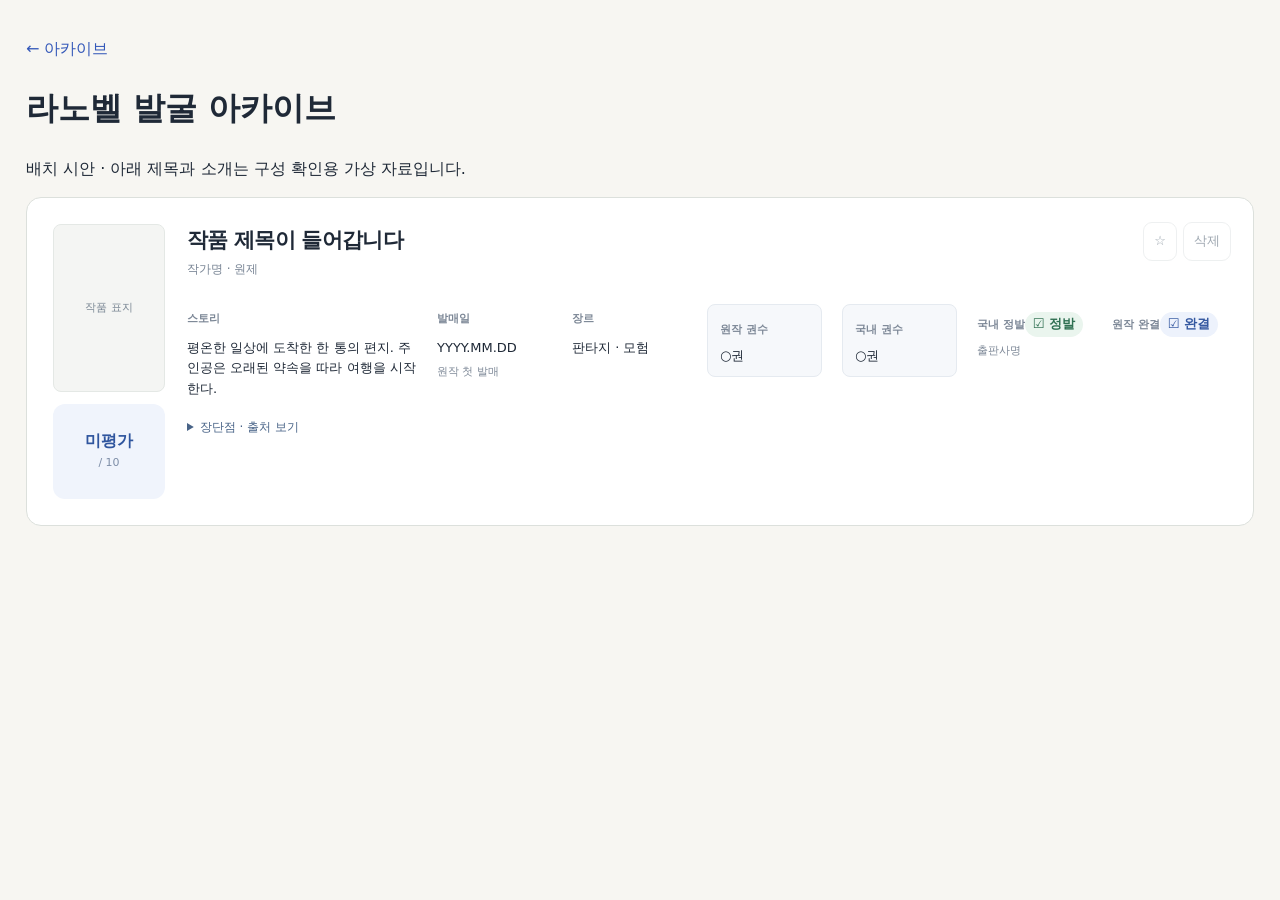
<file: docs/preview.html>
<!doctype html><html lang="ko"><meta charset="utf-8"><meta name="viewport" content="width=device-width, initial-scale=1"><title>라노벨 배치 시안</title><link rel="stylesheet" href="assets/style.css"><main><a href="./">← 아카이브</a><h1>라노벨 발굴 아카이브</h1><p>배치 시안 · 아래 제목과 소개는 구성 확인용 가상 자료입니다.</p><section class="results"><article class="novel"><div class="novel-visual"><div class="cover"><span class="cover-placeholder">작품 표지</span></div><div class="rating unrated"><strong>미평가</strong><span>/ 10</span></div></div><div class="novel-content"><h3>작품 제목이 들어갑니다</h3><div class="byline">작가명 · 원제</div><div class="novel-columns"><div class="story-column"><span class="fact-label">스토리</span><p>평온한 일상에 도착한 한 통의 편지. 주인공은 오래된 약속을 따라 여행을 시작한다.</p></div><div><span class="fact-label">발매일</span><p>YYYY.MM.DD</p><small>원작 첫 발매</small></div><div><span class="fact-label">장르</span><p>판타지 · 모험</p></div><div class="volume-column"><span class="fact-label">원작 권수</span><p>○권</p></div><div class="volume-column"><span class="fact-label">국내 권수</span><p>○권</p></div><div><span class="fact-label">국내 정발</span><p class="status licensed">☑ 정발</p><small>출판사명</small></div><div><span class="fact-label">원작 완결</span><p class="status completed">☑ 완결</p></div></div><details class="detail"><summary>장단점 · 출처 보기</summary><p>등록한 평가 근거와 자료 출처를 표시합니다.</p></details></div><div class="actions"><button disabled>☆</button><button disabled>삭제</button></div></article></section></main></html>
</file>
<file: docs/assets/style.css>
*{box-sizing:border-box}
:root{font-family:system-ui,-apple-system,"Segoe UI","Malgun Gothic",sans-serif;color:#1f2937;background:#f7f6f2;line-height:1.6}
body{margin:0}
a{color:#3458b9;text-decoration:none}
a:hover{text-decoration:underline}
button,input,select{font:inherit}
button,a,input,select{touch-action:manipulation}
button{cursor:pointer;background:#fff;border:1px solid #d9dedf;border-radius:9px;padding:9px 14px;color:#273b50}
button:hover{border-color:#446ac2;background:#f2f5ff}
button:disabled{opacity:.45;cursor:wait}
button[aria-pressed="true"]{background:#2f559e;border-color:#2f559e;color:#fff}
.subtle{background:transparent}
button:focus-visible,a:focus-visible,input:focus-visible,select:focus-visible,summary:focus-visible{outline:3px solid #7699eb;outline-offset:3px}

header{background:#fff;border-bottom:1px solid #e3e4de}
.top{max-width:1320px;margin:auto;padding:19px 26px;display:flex;gap:24px;align-items:center;justify-content:space-between}
.brand{font-size:12px;font-weight:750;letter-spacing:.15em;color:#345282}
nav{display:flex;gap:20px;font-size:13px}
nav span[aria-current]{color:#345282;font-weight:600}

main{max-width:1320px;margin:auto;padding:36px 26px}
.eyebrow{font-size:11px;letter-spacing:.17em;color:#727d8b;font-weight:650}
.hero h1{font-size:clamp(29px,4vw,47px);line-height:1.25;letter-spacing:-.055em;margin:14px 0}
.hero>p:not(.eyebrow){font-size:16px;color:#687487;margin:12px 0 24px}
.mobile-break{display:none}
.stats{display:flex;gap:42px;margin:27px 0 32px}
.stat strong{display:block;font-size:27px;line-height:1.3;letter-spacing:-.04em}
.stat span{font-size:12px;color:#78808a}

.panel{background:#fff;border:1px solid #dce0dc;border-radius:15px;padding:24px}
.control-head{display:flex;justify-content:space-between;align-items:center;gap:12px}
.control-head h2,.list-head h2{font-size:19px;margin:0}

.filters{display:flex;gap:12px;align-items:end;flex-wrap:wrap;margin-top:19px}
.filters label,.token-row label{display:flex;flex-direction:column;gap:5px;font-size:12px;color:#6b7785}
.filters .search{flex:1 1 260px;min-width:220px}
.filters label:not(.search){flex:0 1 165px}
.filters select{min-width:0;width:100%}
input,select{border:1px solid #d9dedd;border-radius:8px;padding:10px 12px;color:#24354b;background:#fff;min-height:44px}
input[type=search]{width:100%}

.toggles{display:flex;gap:9px;align-items:center;flex-wrap:wrap;margin-top:17px;font-size:12px}
.toggles button{font-size:13px}
.toggles span{color:#87909b;margin-left:auto}

details#settings{margin-top:20px;border-top:1px solid #e9ece7;padding-top:14px;font-size:13px;color:#667589}
summary{cursor:pointer;color:#486387}
details p{max-width:920px}
.token-row{display:flex;align-items:end;gap:8px;flex-wrap:wrap}
.token-row label{flex:1;min-width:220px;max-width:400px}
.token-row input{width:100%}
.token-row button{font-size:12px}
.notice{font-size:12px;color:#647688;margin:17px 0 0;overflow-wrap:anywhere}
.notice.error{color:#a43c2a}

.list-head{display:flex;justify-content:space-between;align-items:center;margin:28px 2px 13px}
.list-head span{font-size:13px;color:#7a8794}
.results{background:#fff;border:1px solid #dce0dc;border-radius:15px;overflow:hidden}
.results:empty{display:none}

.novel{display:grid;grid-template-columns:112px minmax(0,1fr) auto;gap:22px;padding:26px;border-bottom:1px solid #e4e8e5}
.novel:last-child{border-bottom:0}
.novel-visual{display:flex;flex-direction:column;gap:12px;min-width:0}
.novel-visual>.rating{width:100%}
.cover{aspect-ratio:2/3;display:flex;align-items:center;justify-content:center;background:#f4f5f3;border:1px solid #e4e8e5;border-radius:8px;overflow:hidden}
.cover-image{display:block;width:100%;height:100%;object-fit:contain}
.cover-placeholder{padding:9px;text-align:center;font-size:11px;color:#7a8794;word-break:keep-all}
.rating{display:flex;flex-direction:column;align-items:center;justify-content:center;border-radius:12px;background:#f0f4fc;min-height:95px;color:#2f559e}
.rating strong{font-size:37px;font-weight:750;letter-spacing:-.07em;line-height:1.1}
.rating span{font-size:11px;color:#7d8da7;margin-top:4px}
.rating.unrated strong{font-size:16px;letter-spacing:0}

.novel h3{font-size:21px;margin:0 0 2px;letter-spacing:-.035em}
.byline{font-size:12px;color:#788494;overflow-wrap:anywhere}
.oceanofpdf-search{display:flex;align-items:center;flex-wrap:wrap;gap:4px 8px;margin-top:8px;font-size:12px}
.oceanofpdf-search a{min-width:0;overflow-wrap:anywhere;text-decoration:underline}
.oceanofpdf-count{color:#53657a;white-space:nowrap}
.oceanofpdf-search button{padding:2px 8px;font-size:12px}
.badges{display:flex;gap:6px;flex-wrap:wrap;margin:11px 0}
.badge{font-size:11px;border-radius:5px;padding:3px 8px;background:#f0f2f3;color:#617183}

.facts{display:flex;flex-direction:column;gap:7px;margin:12px 0}
.fact{display:flex;align-items:center;flex-wrap:wrap;gap:6px 8px;font-size:12px;color:#667586}
.fact-label{min-width:56px;font-size:11px;font-weight:650;color:#7c8796}
.fact-date{font-size:11px;color:#96a0aa}
.status{font-size:11px;border-radius:20px;padding:2px 8px;background:#f0f2f3;color:#617183;font-weight:600}
.status.licensed{background:#eaf5ee;color:#2f7052}
.status.unlicensed{background:#fbefec;color:#95523f}
.status.completed{background:#edf2fc;color:#3458a0}
.status.ongoing{background:#fdf4e3;color:#8a6420}
.status.hiatus{background:#f7ecec;color:#995050}
.status.unknown{background:#f0f2f3;color:#6f7a86}

.summary{font-size:14px;margin:13px 0;color:#526174;white-space:pre-line;overflow-wrap:anywhere}
.summary-label{display:inline-block;margin-right:6px;padding:1px 5px;border:1px solid #e2e6e3;border-radius:4px;font-size:10px;font-weight:650;letter-spacing:.04em;color:#8a94a1;vertical-align:1px}

.actions{display:flex;gap:6px;align-items:start}
.actions button{font-size:13px;padding:8px 10px}
.actions .star[aria-pressed=true]{background:#fff3ce;border-color:#edda98;color:#816213}
.detail{font-size:13px}
.detail summary{font-size:12px}
.pros-cons{display:grid;grid-template-columns:1fr 1fr;gap:20px;margin-top:15px}
.pros-cons h4{margin:0 0 6px;font-size:12px}
.pros-cons ul{margin:0;padding-left:19px;color:#5e6d7e}
.pros-cons li{margin:6px 0;overflow-wrap:anywhere}
.pros h4{color:#337e69}
.cons h4{color:#9d624e}
.meta{font-size:11px;color:#8b96a2;margin-top:15px}
.sources{display:flex;gap:14px;flex-wrap:wrap;margin:12px 0;font-size:12px}

.empty{text-align:center;padding:48px 20px}
.empty-icon{font-size:37px;color:#a7b7cf}
.empty h2{font-size:20px;margin:13px 0}
.empty p{color:#7a8795;font-size:14px}
footer{font-size:11px;color:#8f98a3;margin:30px 2px}
[hidden]{display:none!important}

@media(max-width:760px){
  .top{padding:15px 18px;align-items:flex-start;flex-direction:column;gap:9px}
  nav{font-size:12px;gap:17px}
  main{padding:25px 16px}
  .hero h1{font-size:32px}
  .mobile-break{display:block}
  .stats{gap:30px}
  .stat strong{font-size:24px}
  .panel{padding:17px}
  .filters{gap:10px}
  .filters .search{flex-basis:100%}
  .filters label:not(.search){flex:1 1 140px}
  .toggles span{flex-basis:100%;margin:4px 0 0}
  .novel{grid-template-columns:76px minmax(0,1fr);gap:13px;padding:19px 15px}
  .novel-visual{gap:9px}
  .cover-placeholder{font-size:10px;padding:6px}
  .rating{min-height:75px}
  .rating strong{font-size:29px}
  .novel h3{font-size:18px}
  .novel-content{grid-column:2;grid-row:1}
  .actions{grid-column:2;grid-row:2}
  .pros-cons{grid-template-columns:1fr;gap:10px}
  .summary{font-size:13px}
  .byline{font-size:11px}
  .token-row button{flex:1;white-space:nowrap}
  .token-row label{max-width:none;flex-basis:100%}
  .control-head h2{font-size:18px}
  #settings-open{font-size:12px;padding:7px 9px}
  .empty{padding:32px 14px}
}

.novel {grid-template-columns:112px minmax(0,1fr); position:relative}
.novel-content h3 {padding-right:120px}
.novel .actions {position:absolute;right:22px;top:24px}
.novel-columns {display:grid;grid-template-columns:minmax(200px,2fr) repeat(6,minmax(85px,1fr));gap:20px;margin:25px 0 18px;align-items:start}
.novel-columns p {margin:8px 0 0;font-size:13px;white-space:pre-line;overflow-wrap:anywhere}
.novel-columns small {display:block;color:#7c8796;font-size:11px;margin-top:5px}
.novel-columns .status {display:inline-block}
@media(max-width:1100px) {.novel-columns{grid-template-columns:repeat(3,minmax(0,1fr))}.story-column{grid-column:1/-1}}
@media(max-width:760px) {.novel{grid-template-columns:76px minmax(0,1fr)}.novel .actions{position:static;grid-column:2}.novel-content h3{padding-right:0}.novel-columns{grid-template-columns:repeat(2,minmax(0,1fr));gap:15px;margin-top:16px}.novel-columns p{font-size:12px}}

.volume-column {min-width:0;padding:10px 12px;background:#f6f8fb;border:1px solid #e5eaf0;border-radius:8px}
.volume-column p {margin-top:5px}
</file>
